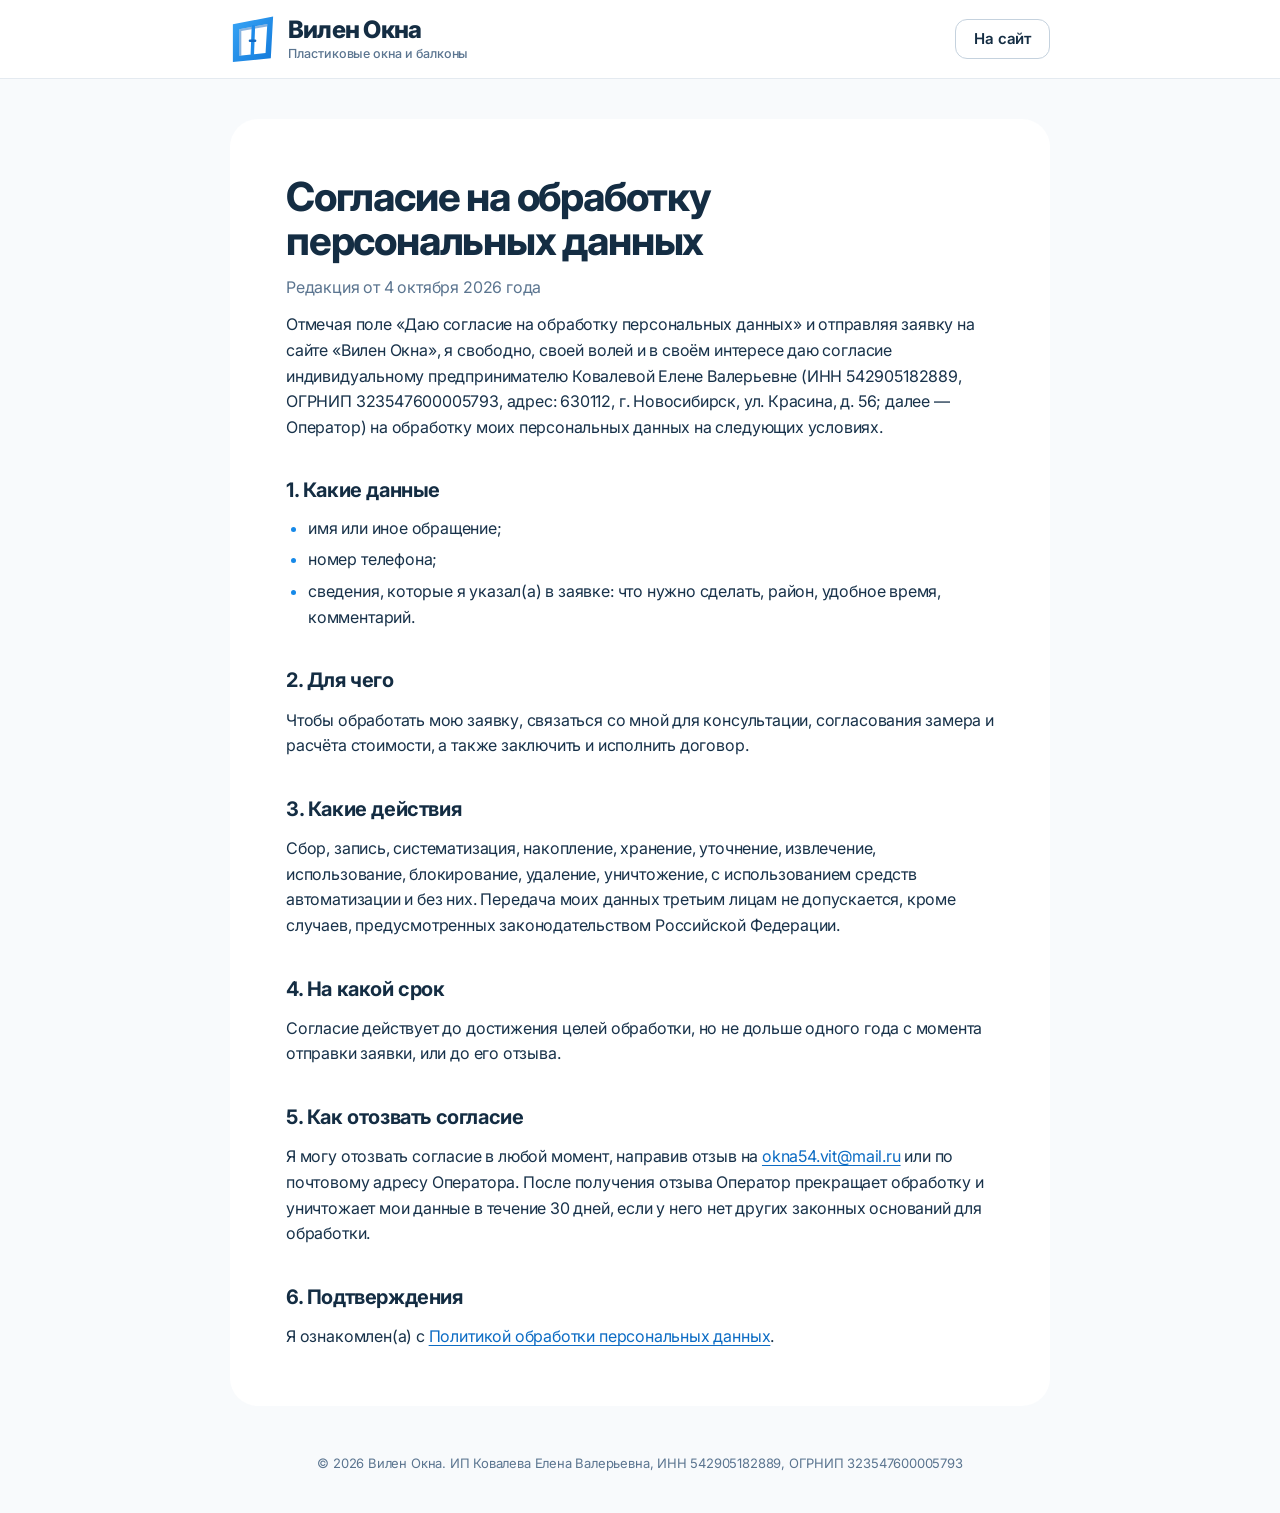
<file: consent.html>
<!doctype html>
<html lang="ru">
<head>
  <meta charset="utf-8">
  <meta name="viewport" content="width=device-width, initial-scale=1">
  <title>Согласие на обработку персональных данных — Вилен Окна</title>
  <meta name="description" content="Текст согласия на обработку персональных данных при отправке заявки на сайте Вилен Окна.">
  <meta name="theme-color" content="#f8fafc">
  <link rel="canonical" href="https://vilen-okna.ru/consent.html">
  <link rel="icon" href="favicon.ico" sizes="32x32">
  <link rel="icon" href="favicon.svg" type="image/svg+xml">
  <link rel="icon" href="favicon-120.png" type="image/png" sizes="120x120">
  <link rel="apple-touch-icon" href="apple-touch-icon.png">
  <link rel="manifest" href="site.webmanifest">
  <link rel="stylesheet" href="assets/css/fonts.css?v=1">
  <link rel="stylesheet" href="assets/css/styles.css?v=17">
</head>
<body class="doc-page">
  <header class="doc-header">
    <div class="doc-header__inner">
      <a class="brand" href="index.html" aria-label="Вилен Окна, на главную">
        <svg class="brand__mark" viewBox="0 0 48 52" aria-hidden="true">
          <defs><linearGradient id="vo-mark-doc" x1="0" y1="0" x2="1" y2="1"><stop offset="0" stop-color="#38A5F6"/><stop offset="1" stop-color="#1279DA"/></linearGradient></defs>
          <path fill="url(#vo-mark-doc)" fill-rule="evenodd" d="M3 10.6 45 2.6 42.6 46.2 3 50.2Z M9.6 15.8 38.9 10.5 37.1 40.7 9.6 43.5Z"/>
          <path fill="#0F68C2" opacity=".5" d="M9.6 15.8 38.9 10.5 38.75 13 11.8 17.8 11.8 43.3 9.6 43.5Z"/>
          <path d="M24.4 13.4 23.3 42" stroke="#1E8BEA" stroke-width="3.6" stroke-linecap="round"/>
          <path d="M20.8 27.8h5.4" stroke="#0F68C2" stroke-width="2.6" stroke-linecap="round"/>
        </svg>
        <span class="brand__text">
          <span class="brand__name">Вилен Окна</span>
          <span class="brand__sub">Пластиковые окна и балконы</span>
        </span>
      </a>
      <a class="btn btn--outline btn--sm" href="index.html">На сайт</a>
    </div>
  </header>

  <main class="doc">
    <h1>Согласие на обработку персональных данных</h1>
    <p class="doc__meta">Редакция от 4 октября 2026 года</p>

    <p>Отмечая поле «Даю согласие на обработку персональных данных» и отправляя заявку на сайте «Вилен Окна», я свободно, своей волей и в своём интересе даю согласие индивидуальному предпринимателю Ковалевой Елене Валерьевне (ИНН 542905182889, ОГРНИП 323547600005793, адрес: 630112, г. Новосибирск, ул. Красина, д. 56; далее — Оператор) на обработку моих персональных данных на следующих условиях.</p>

    <h2>1. Какие данные</h2>
    <ul>
      <li>имя или иное обращение;</li>
      <li>номер телефона;</li>
      <li>сведения, которые я указал(а) в заявке: что нужно сделать, район, удобное время, комментарий.</li>
    </ul>

    <h2>2. Для чего</h2>
    <p>Чтобы обработать мою заявку, связаться со мной для консультации, согласования замера и расчёта стоимости, а также заключить и исполнить договор.</p>

    <h2>3. Какие действия</h2>
    <p>Сбор, запись, систематизация, накопление, хранение, уточнение, извлечение, использование, блокирование, удаление, уничтожение, с использованием средств автоматизации и без них. Передача моих данных третьим лицам не допускается, кроме случаев, предусмотренных законодательством Российской Федерации.</p>

    <h2>4. На какой срок</h2>
    <p>Согласие действует до достижения целей обработки, но не дольше одного года с момента отправки заявки, или до его отзыва.</p>

    <h2>5. Как отозвать согласие</h2>
    <p>Я могу отозвать согласие в любой момент, направив отзыв на <a href="mailto:okna54.vit@mail.ru">okna54.vit@mail.ru</a> или по почтовому адресу Оператора. После получения отзыва Оператор прекращает обработку и уничтожает мои данные в течение 30 дней, если у него нет других законных оснований для обработки.</p>

    <h2>6. Подтверждения</h2>
    <p>Я ознакомлен(а) с <a href="privacy.html">Политикой обработки персональных данных</a>.</p>
  </main>

  <footer class="doc-footer">
    © 2026 Вилен Окна. ИП Ковалева Елена Валерьевна, ИНН 542905182889, ОГРНИП 323547600005793
  </footer>
</body>
</html>
</file>
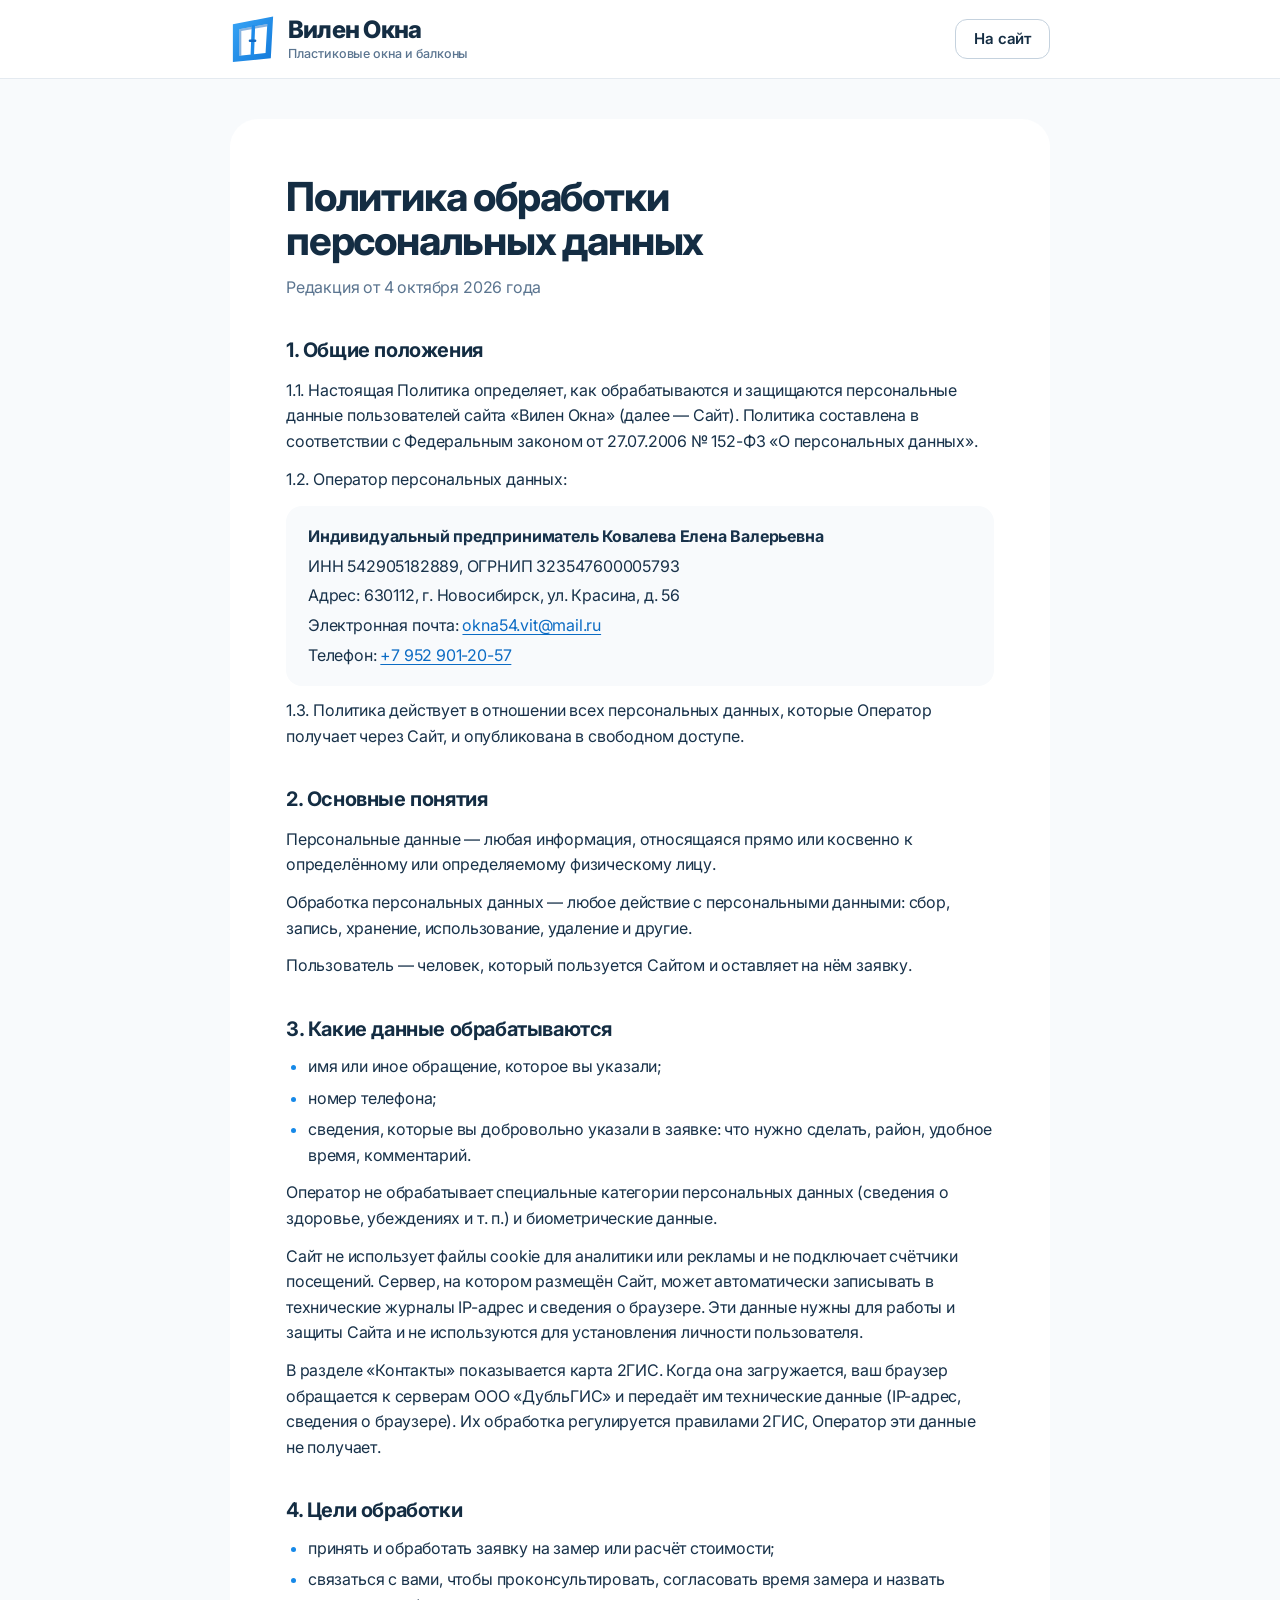
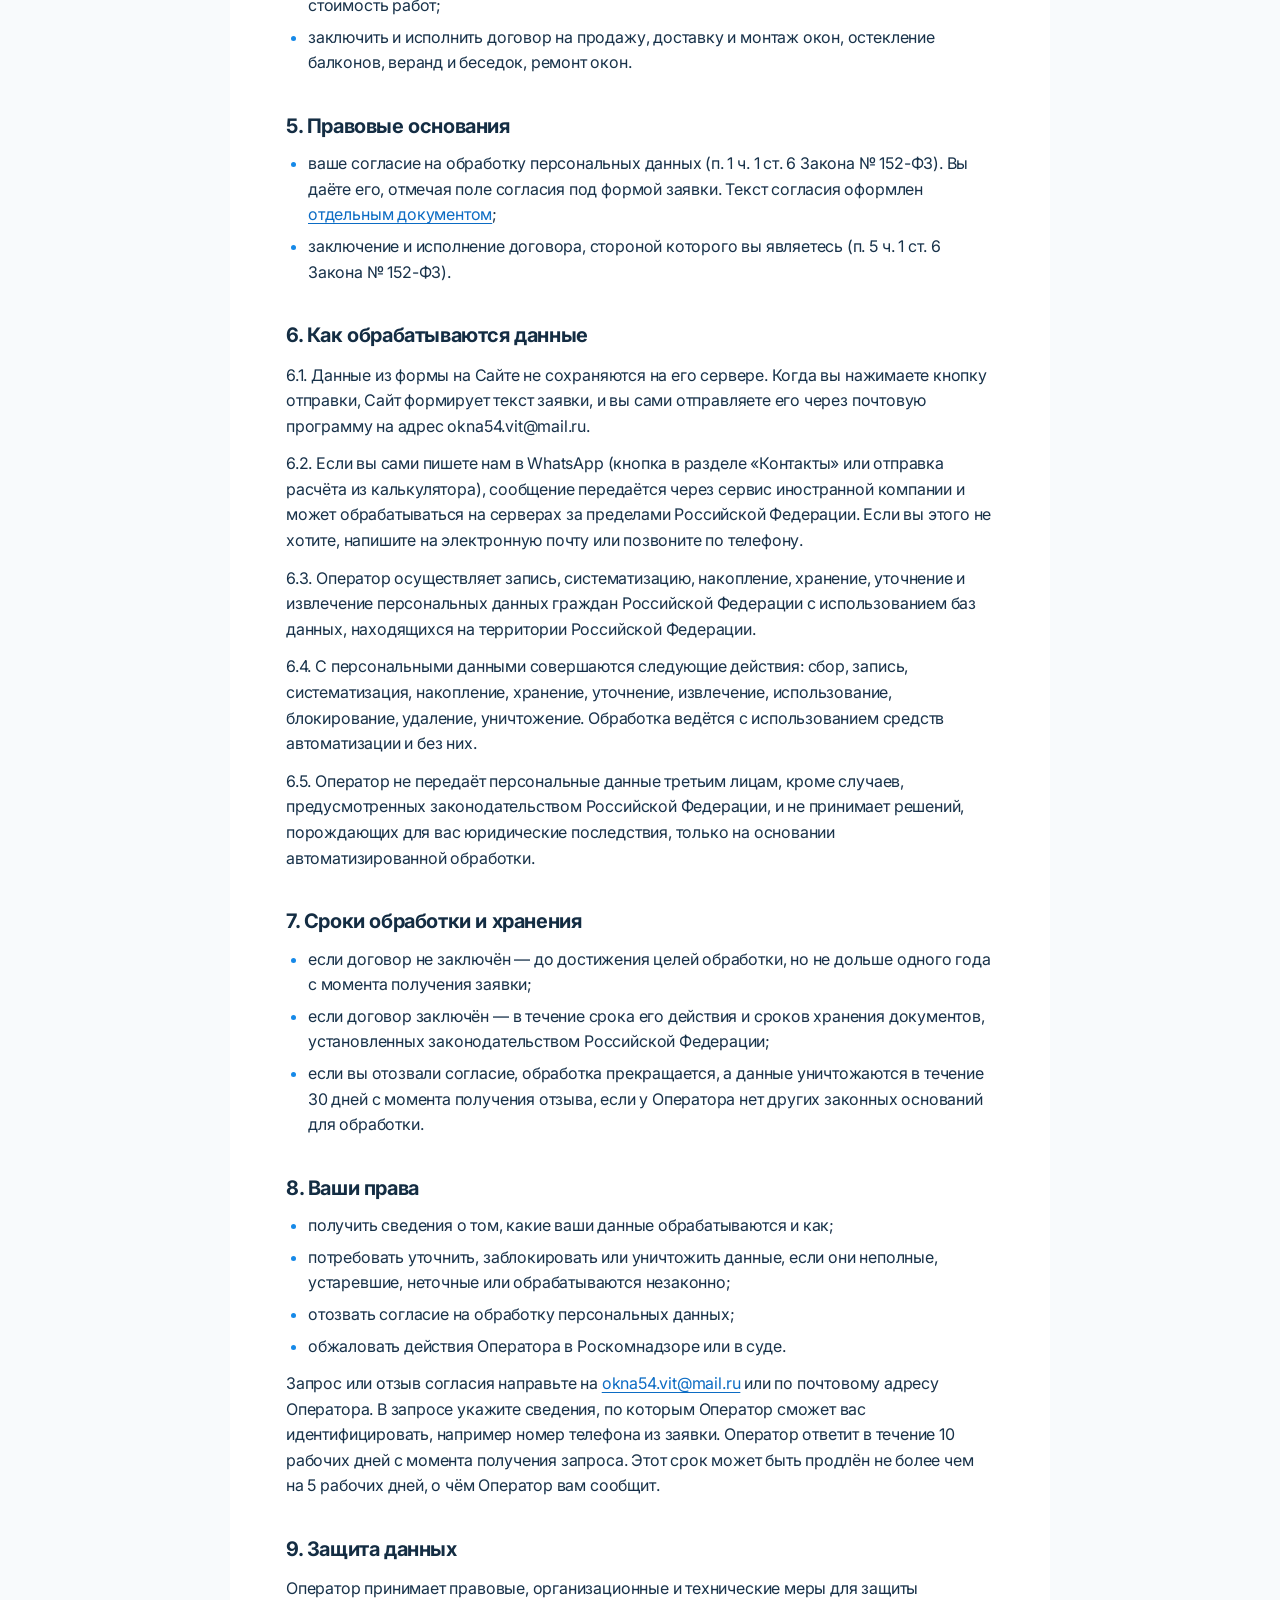
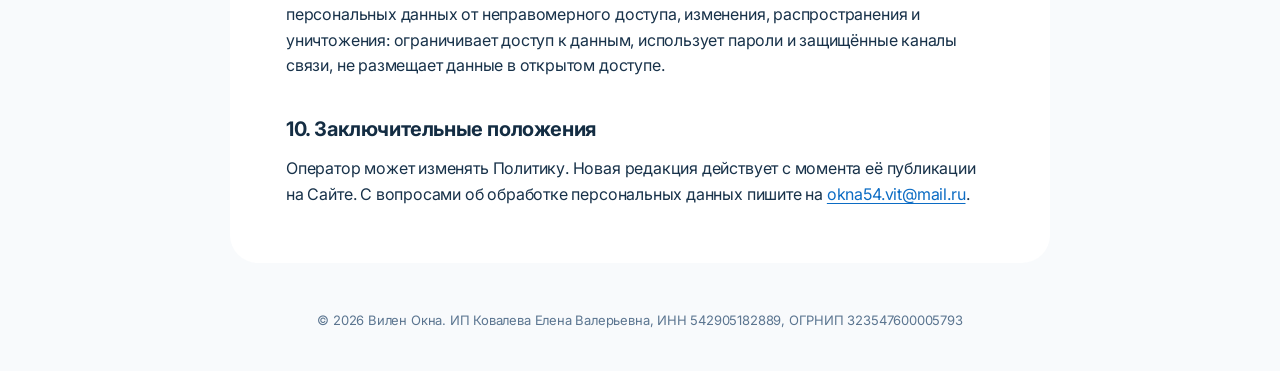
<file: privacy.html>
<!doctype html>
<html lang="ru">
<head>
  <meta charset="utf-8">
  <meta name="viewport" content="width=device-width, initial-scale=1">
  <title>Политика обработки персональных данных — Вилен Окна</title>
  <meta name="description" content="Как Вилен Окна обрабатывает и защищает персональные данные, которые вы оставляете на сайте.">
  <meta name="theme-color" content="#f8fafc">
  <link rel="canonical" href="https://vilen-okna.ru/privacy.html">
  <link rel="icon" href="favicon.ico" sizes="32x32">
  <link rel="icon" href="favicon.svg" type="image/svg+xml">
  <link rel="icon" href="favicon-120.png" type="image/png" sizes="120x120">
  <link rel="apple-touch-icon" href="apple-touch-icon.png">
  <link rel="manifest" href="site.webmanifest">
  <link rel="stylesheet" href="assets/css/fonts.css?v=1">
  <link rel="stylesheet" href="assets/css/styles.css?v=17">
</head>
<body class="doc-page">
  <header class="doc-header">
    <div class="doc-header__inner">
      <a class="brand" href="index.html" aria-label="Вилен Окна, на главную">
        <svg class="brand__mark" viewBox="0 0 48 52" aria-hidden="true">
          <defs><linearGradient id="vo-mark-doc" x1="0" y1="0" x2="1" y2="1"><stop offset="0" stop-color="#38A5F6"/><stop offset="1" stop-color="#1279DA"/></linearGradient></defs>
          <path fill="url(#vo-mark-doc)" fill-rule="evenodd" d="M3 10.6 45 2.6 42.6 46.2 3 50.2Z M9.6 15.8 38.9 10.5 37.1 40.7 9.6 43.5Z"/>
          <path fill="#0F68C2" opacity=".5" d="M9.6 15.8 38.9 10.5 38.75 13 11.8 17.8 11.8 43.3 9.6 43.5Z"/>
          <path d="M24.4 13.4 23.3 42" stroke="#1E8BEA" stroke-width="3.6" stroke-linecap="round"/>
          <path d="M20.8 27.8h5.4" stroke="#0F68C2" stroke-width="2.6" stroke-linecap="round"/>
        </svg>
        <span class="brand__text">
          <span class="brand__name">Вилен Окна</span>
          <span class="brand__sub">Пластиковые окна и балконы</span>
        </span>
      </a>
      <a class="btn btn--outline btn--sm" href="index.html">На сайт</a>
    </div>
  </header>

  <main class="doc">
    <h1>Политика обработки персональных данных</h1>
    <p class="doc__meta">Редакция от 4 октября 2026 года</p>

    <h2>1. Общие положения</h2>
    <p>1.1. Настоящая Политика определяет, как обрабатываются и защищаются персональные данные пользователей сайта «Вилен Окна» (далее — Сайт). Политика составлена в соответствии с Федеральным законом от 27.07.2006 № 152-ФЗ «О персональных данных».</p>
    <p>1.2. Оператор персональных данных:</p>
    <div class="doc__card">
      <p><b>Индивидуальный предприниматель Ковалева Елена Валерьевна</b></p>
      <p>ИНН 542905182889, ОГРНИП 323547600005793</p>
      <p>Адрес: 630112, г. Новосибирск, ул. Красина, д. 56</p>
      <p>Электронная почта: <a href="mailto:okna54.vit@mail.ru">okna54.vit@mail.ru</a></p>
      <p>Телефон: <a href="tel:+79529012057">+7 952 901-20-57</a></p>
    </div>
    <p>1.3. Политика действует в отношении всех персональных данных, которые Оператор получает через Сайт, и опубликована в свободном доступе.</p>

    <h2>2. Основные понятия</h2>
    <p>Персональные данные — любая информация, относящаяся прямо или косвенно к определённому или определяемому физическому лицу.</p>
    <p>Обработка персональных данных — любое действие с персональными данными: сбор, запись, хранение, использование, удаление и другие.</p>
    <p>Пользователь — человек, который пользуется Сайтом и оставляет на нём заявку.</p>

    <h2>3. Какие данные обрабатываются</h2>
    <ul>
      <li>имя или иное обращение, которое вы указали;</li>
      <li>номер телефона;</li>
      <li>сведения, которые вы добровольно указали в заявке: что нужно сделать, район, удобное время, комментарий.</li>
    </ul>
    <p>Оператор не обрабатывает специальные категории персональных данных (сведения о здоровье, убеждениях и т. п.) и биометрические данные.</p>
    <p>Сайт не использует файлы cookie для аналитики или рекламы и не подключает счётчики посещений. Сервер, на котором размещён Сайт, может автоматически записывать в технические журналы IP-адрес и сведения о браузере. Эти данные нужны для работы и защиты Сайта и не используются для установления личности пользователя.</p>
    <p>В разделе «Контакты» показывается карта 2ГИС. Когда она загружается, ваш браузер обращается к серверам ООО «ДубльГИС» и передаёт им технические данные (IP-адрес, сведения о браузере). Их обработка регулируется правилами 2ГИС, Оператор эти данные не получает.</p>

    <h2>4. Цели обработки</h2>
    <ul>
      <li>принять и обработать заявку на замер или расчёт стоимости;</li>
      <li>связаться с вами, чтобы проконсультировать, согласовать время замера и назвать стоимость работ;</li>
      <li>заключить и исполнить договор на продажу, доставку и монтаж окон, остекление балконов, веранд и беседок, ремонт окон.</li>
    </ul>

    <h2>5. Правовые основания</h2>
    <ul>
      <li>ваше согласие на обработку персональных данных (п. 1 ч. 1 ст. 6 Закона № 152-ФЗ). Вы даёте его, отмечая поле согласия под формой заявки. Текст согласия оформлен <a href="consent.html">отдельным документом</a>;</li>
      <li>заключение и исполнение договора, стороной которого вы являетесь (п. 5 ч. 1 ст. 6 Закона № 152-ФЗ).</li>
    </ul>

    <h2>6. Как обрабатываются данные</h2>
    <p>6.1. Данные из формы на Сайте не сохраняются на его сервере. Когда вы нажимаете кнопку отправки, Сайт формирует текст заявки, и вы сами отправляете его через почтовую программу на адрес okna54.vit@mail.ru.</p>
    <p>6.2. Если вы сами пишете нам в WhatsApp (кнопка в разделе «Контакты» или отправка расчёта из калькулятора), сообщение передаётся через сервис иностранной компании и может обрабатываться на серверах за пределами Российской Федерации. Если вы этого не хотите, напишите на электронную почту или позвоните по телефону.</p>
    <p>6.3. Оператор осуществляет запись, систематизацию, накопление, хранение, уточнение и извлечение персональных данных граждан Российской Федерации с использованием баз данных, находящихся на территории Российской Федерации.</p>
    <p>6.4. С персональными данными совершаются следующие действия: сбор, запись, систематизация, накопление, хранение, уточнение, извлечение, использование, блокирование, удаление, уничтожение. Обработка ведётся с использованием средств автоматизации и без них.</p>
    <p>6.5. Оператор не передаёт персональные данные третьим лицам, кроме случаев, предусмотренных законодательством Российской Федерации, и не принимает решений, порождающих для вас юридические последствия, только на основании автоматизированной обработки.</p>

    <h2>7. Сроки обработки и хранения</h2>
    <ul>
      <li>если договор не заключён — до достижения целей обработки, но не дольше одного года с момента получения заявки;</li>
      <li>если договор заключён — в течение срока его действия и сроков хранения документов, установленных законодательством Российской Федерации;</li>
      <li>если вы отозвали согласие, обработка прекращается, а данные уничтожаются в течение 30 дней с момента получения отзыва, если у Оператора нет других законных оснований для обработки.</li>
    </ul>

    <h2>8. Ваши права</h2>
    <ul>
      <li>получить сведения о том, какие ваши данные обрабатываются и как;</li>
      <li>потребовать уточнить, заблокировать или уничтожить данные, если они неполные, устаревшие, неточные или обрабатываются незаконно;</li>
      <li>отозвать согласие на обработку персональных данных;</li>
      <li>обжаловать действия Оператора в Роскомнадзоре или в суде.</li>
    </ul>
    <p>Запрос или отзыв согласия направьте на <a href="mailto:okna54.vit@mail.ru">okna54.vit@mail.ru</a> или по почтовому адресу Оператора. В запросе укажите сведения, по которым Оператор сможет вас идентифицировать, например номер телефона из заявки. Оператор ответит в течение 10 рабочих дней с момента получения запроса. Этот срок может быть продлён не более чем на 5 рабочих дней, о чём Оператор вам сообщит.</p>

    <h2>9. Защита данных</h2>
    <p>Оператор принимает правовые, организационные и технические меры для защиты персональных данных от неправомерного доступа, изменения, распространения и уничтожения: ограничивает доступ к данным, использует пароли и защищённые каналы связи, не размещает данные в открытом доступе.</p>

    <h2>10. Заключительные положения</h2>
    <p>Оператор может изменять Политику. Новая редакция действует с момента её публикации на Сайте. С вопросами об обработке персональных данных пишите на <a href="mailto:okna54.vit@mail.ru">okna54.vit@mail.ru</a>.</p>
  </main>

  <footer class="doc-footer">
    © 2026 Вилен Окна. ИП Ковалева Елена Валерьевна, ИНН 542905182889, ОГРНИП 323547600005793
  </footer>
</body>
</html>
</file>
<file: assets/css/fonts.css>
/* Inter, хранится на своём сервере: страницы не обращаются к Google */
/* cyrillic-ext */
@font-face {
  font-family: 'Inter';
  font-style: normal;
  font-weight: 400 800;
  font-display: swap;
  src: url(../fonts/inter-cyrillic-ext.woff2) format('woff2');
  unicode-range: U+0460-052F, U+1C80-1C8A, U+20B4, U+2DE0-2DFF, U+A640-A69F, U+FE2E-FE2F;
}
/* cyrillic */
@font-face {
  font-family: 'Inter';
  font-style: normal;
  font-weight: 400 800;
  font-display: swap;
  src: url(../fonts/inter-cyrillic.woff2) format('woff2');
  unicode-range: U+0301, U+0400-045F, U+0490-0491, U+04B0-04B1, U+2116;
}
/* latin-ext */
@font-face {
  font-family: 'Inter';
  font-style: normal;
  font-weight: 400 800;
  font-display: swap;
  src: url(../fonts/inter-latin-ext.woff2) format('woff2');
  unicode-range: U+0100-02BA, U+02BD-02C5, U+02C7-02CC, U+02CE-02D7, U+02DD-02FF, U+0304, U+0308, U+0329, U+1D00-1DBF, U+1E00-1E9F, U+1EF2-1EFF, U+2020, U+20A0-20AB, U+20AD-20C0, U+2113, U+2C60-2C7F, U+A720-A7FF;
}
/* latin */
@font-face {
  font-family: 'Inter';
  font-style: normal;
  font-weight: 400 800;
  font-display: swap;
  src: url(../fonts/inter-latin.woff2) format('woff2');
  unicode-range: U+0000-00FF, U+0131, U+0152-0153, U+02BB-02BC, U+02C6, U+02DA, U+02DC, U+0304, U+0308, U+0329, U+2000-206F, U+20AC, U+2122, U+2191, U+2193, U+2212, U+2215, U+FEFF, U+FFFD;
}
</file>
<file: assets/css/styles.css>
/* ==========================================================================
   Вилен Окна
   ========================================================================== */

:root {
  --canvas: #f8fafc;
  --tile: #ffffff;
  --ink: #18324a;
  --ink-strong: #142d43;
  --ink-2: #5b7590;
  --ink-3: #7a90a6;
  --line: #cfd9e3;
  --line-soft: #e4eaf0;
  --blue: #1689e8;
  --blue-btn: #0e76d6;
  --blue-hover: #0b67bd;
  --blue-soft: #eaf4fd;
  --link: #0c6cc4;
  --star: #1689e8;

  --font: "Inter", -apple-system, BlinkMacSystemFont, "Segoe UI", Roboto, sans-serif;
  --ease: cubic-bezier(.22, 1, .36, 1);
  --ease-expo: cubic-bezier(.16, 1, .3, 1);
  --radius-tile: 28px;
  --radius-pill: 980px;
  --radius-btn: 12px;
  --gutter: clamp(16px, 4vw, 48px);
  --page-pad: clamp(20px, 4.2vw, 84px);
  --maxw: 1240px;
  --header-h: 96px;
  --header-h-compact: 72px;
  --benefits-h: 152px;
}

*, *::before, *::after { box-sizing: border-box; }

html {
  -webkit-text-size-adjust: 100%;
  text-size-adjust: 100%;
  scroll-padding-top: var(--header-h-compact);
}

body {
  margin: 0;
  background: var(--canvas);
  color: var(--ink);
  font-family: var(--font);
  font-optical-sizing: auto;
  font-size: 17px;
  line-height: 1.47;
  letter-spacing: -0.011em;
  -webkit-font-smoothing: antialiased;
  -moz-osx-font-smoothing: grayscale;
  overflow-x: clip;
}

img { display: block; max-width: 100%; }
a { color: inherit; text-decoration: none; }
button, input, textarea { font: inherit; color: inherit; letter-spacing: inherit; }
button { cursor: pointer; }
h1, h2, h3, p, figure, blockquote, dl, dd, ol, ul { margin: 0; }
ol, ul { padding: 0; list-style: none; }
fieldset { border: 0; margin: 0; padding: 0; min-width: 0; }
legend { padding: 0; }
[hidden] { display: none !important; }

:focus-visible {
  outline: 3px solid rgba(22, 137, 232, .55);
  outline-offset: 3px;
  border-radius: 8px;
}

.skip {
  position: fixed; left: 16px; top: -60px; z-index: 100;
  background: var(--ink); color: #fff; padding: 10px 16px; border-radius: 10px;
  transition: top .2s;
}
.skip:focus { top: 12px; }

.container { width: min(var(--maxw), 100% - 2 * var(--gutter)); margin-inline: auto; }
.muted { color: var(--ink-2); }

.icon {
  width: 20px; height: 20px; flex: none;
  fill: none; stroke: currentColor; stroke-width: 1.8;
  stroke-linecap: round; stroke-linejoin: round;
}
.icon .fill { fill: currentColor; stroke: none; }

/* ---------- Кнопки ---------- */
.btn {
  display: inline-flex; align-items: center; justify-content: center; gap: 12px;
  min-height: 44px; padding: 10px 22px;
  border: 1px solid transparent; border-radius: var(--radius-btn);
  font-size: 17px; font-weight: 600; line-height: 1.1; white-space: nowrap;
  transition: background-color .22s, color .22s, border-color .22s, transform .3s var(--ease);
}
.btn--sm { min-height: 40px; padding: 8px 18px; font-size: 15px; }
.btn--lg { min-height: 54px; padding: 14px 28px; }
.btn--hero { min-height: 62px; padding: 0 30px; font-size: 18px; }
.btn--block { width: 100%; }
.btn--primary { background: var(--blue-btn); color: #fff; }
.btn--primary:hover { background: var(--blue-hover); }
.btn--outline { background: rgba(255, 255, 255, .72); border-color: #c5d2de; color: var(--ink-strong); }
.btn--outline:hover { border-color: var(--blue); background: var(--blue-soft); }
.btn--ghost { border-color: var(--blue-btn); color: var(--blue-btn); background: transparent; }
.btn--ghost:hover { background: var(--blue-btn); color: #fff; }
.btn--soft { background: var(--canvas); color: var(--ink); }
.btn--soft:hover { background: var(--line-soft); }
.icon--arrow { transition: transform .3s var(--ease); }
.btn:hover .icon--arrow { transform: translateX(3px); }

.link-arrow {
  display: inline-flex; align-items: center; gap: 2px;
  color: var(--link); font-weight: 500;
}
.link-arrow .icon { width: 18px; height: 18px; transition: transform .3s var(--ease); }
.link-arrow:hover { text-decoration: underline; text-underline-offset: 3px; }
.link-arrow:hover .icon { transform: translateX(3px); }

/* ---------- Шапка ---------- */
.site-header {
  position: fixed; inset: 0 0 auto; z-index: 50;
  height: var(--header-h);
  background: rgba(255, 255, 255, .97);
  border-bottom: 1px solid rgba(20, 45, 67, .07);
  transition: height .35s var(--ease), box-shadow .35s;
  animation: fade-in .6s ease both;
}
.site-header.is-compact { height: var(--header-h-compact); box-shadow: 0 8px 28px rgba(20, 45, 67, .06); }
.site-header__inner {
  height: 100%;
  padding-inline: var(--page-pad);
  display: flex; align-items: center; gap: clamp(20px, 2.1vw, 40px);
}

.brand { display: inline-flex; align-items: center; gap: 12px; flex: none; }
.brand__mark { width: 50px; height: auto; flex: none; }
.brand__text { display: grid; line-height: 1; }
.brand__name { font-size: 27px; font-weight: 800; letter-spacing: -0.032em; color: var(--ink-strong); }
.brand__sub { margin-top: 6px; font-size: 13.5px; font-weight: 500; color: var(--ink-2); letter-spacing: -0.005em; }

.site-nav { display: flex; gap: clamp(22px, 2.2vw, 42px); margin-inline: auto; }
.site-nav a {
  padding: 8px 0;
  font-size: 16px; font-weight: 500; color: var(--ink); white-space: nowrap;
  transition: color .22s ease;
}
.site-nav a:hover, .site-nav a.is-active { color: var(--blue-btn); }

.header-phones { display: flex; align-items: center; gap: 10px; flex: none; }
.header-phones__icon { width: 20px; height: 20px; color: var(--blue); stroke-width: 1.7; }
.header-phones__list {
  display: grid; gap: 1px;
  font-size: 16px; font-weight: 600; line-height: 1.32; white-space: nowrap; letter-spacing: -0.005em;
}
.header-phones__list a { transition: color .22s ease; }
.header-phones__list a:hover { color: var(--blue-btn); }
.header-cta { flex: none; min-height: 56px; padding: 0 30px; font-size: 16px; font-weight: 600; }
.header-cta:hover { transform: translateY(-1px); }

.burger {
  display: none; position: relative; flex: none;
  width: 48px; height: 48px; border: 0; border-radius: 12px; background: transparent;
}
.burger:hover { background: var(--blue-soft); }
.burger span {
  position: absolute; left: 13px; right: 13px; height: 2px; border-radius: 2px; background: var(--ink-strong);
  transition: transform .4s var(--ease), opacity .2s;
}
.burger span:nth-child(1) { top: 16px; }
.burger span:nth-child(2) { top: 23px; }
.burger span:nth-child(3) { top: 30px; }
.burger[aria-expanded="true"] span:nth-child(1) { transform: translateY(7px) rotate(45deg); }
.burger[aria-expanded="true"] span:nth-child(2) { opacity: 0; }
.burger[aria-expanded="true"] span:nth-child(3) { transform: translateY(-7px) rotate(-45deg); }

.menu {
  position: fixed; inset: var(--header-h) 0 0; z-index: 49;
  background: #fff;
  padding: 24px var(--page-pad) calc(28px + env(safe-area-inset-bottom));
  display: flex; flex-direction: column; justify-content: space-between; gap: 32px;
  overflow-y: auto;
}
.site-header.is-compact + .menu { top: var(--header-h-compact); }
.menu__links { display: grid; }
.menu__links a {
  padding: 12px 0; border-bottom: 1px solid var(--line-soft);
  font-size: 26px; font-weight: 600; letter-spacing: -0.025em; color: var(--ink-strong);
}
.menu__foot { display: grid; gap: 8px; }
.menu__phone { font-size: 20px; font-weight: 600; }
.menu__foot .btn { margin-top: 14px; width: 100%; }

/* ==========================================================================
   Первый экран
   ========================================================================== */
@keyframes fade-in { from { opacity: 0; } }
@keyframes rise { from { opacity: 0; transform: translateY(16px); } }
@keyframes hero-zoom { from { opacity: 0; transform: scale(1.02); } }

.hero { position: relative; padding-top: var(--header-h); background: var(--canvas); }
.hero__main {
  position: relative;
  height: clamp(460px, calc(100vh - var(--header-h) - var(--benefits-h)), 820px);
  height: clamp(460px, calc(100svh - var(--header-h) - var(--benefits-h)), 820px);
  display: flex; align-items: center;
  overflow: hidden;
}
.hero__media {
  position: absolute; top: 0; right: 0; bottom: 0; width: 60%;
  background: #e9eef3;
  animation: hero-zoom .9s var(--ease) .1s both;
}
.hero__media img { width: 100%; height: 100%; object-fit: cover; object-position: 72% 50%; }
.hero__media::before {
  /* мягкий переход фото в фон, без вертикальной границы */
  content: ""; position: absolute; inset: 0; z-index: 1; pointer-events: none;
  background: linear-gradient(90deg,
    var(--canvas) 0%,
    rgba(248, 250, 252, .94) 7%,
    rgba(248, 250, 252, .75) 15%,
    rgba(248, 250, 252, .4) 26%,
    rgba(248, 250, 252, .12) 36%,
    rgba(248, 250, 252, 0) 46%);
}
.hero__content {
  position: relative; z-index: 2;
  width: min(54%, 860px);
  padding-left: var(--page-pad);
}
.hero__label {
  display: flex; align-items: center; gap: 16px;
  font-size: 15px; font-weight: 600; letter-spacing: .1em; text-transform: uppercase;
  color: var(--ink-2);
  animation: rise .7s var(--ease) .1s both;
}
.hero__label::before { content: ""; width: 44px; height: 2px; border-radius: 2px; background: var(--blue); flex: none; }
.hero__title {
  margin-top: 22px; max-width: 9.2em;
  font-size: clamp(42px, calc(3.3vw + 14px), 76px);
  font-weight: 750; line-height: 1.02; letter-spacing: -0.035em;
  color: var(--ink-strong);
  animation: rise .8s var(--ease) .18s both;
}
.hero__sub {
  margin-top: 26px; max-width: 500px;
  font-size: clamp(18px, calc(.6vw + 10.5px), 22px); line-height: 1.4;
  color: var(--ink-2);
  animation: rise .8s var(--ease) .28s both;
}
.hero__sub span { display: block; }
.hero__actions {
  display: flex; flex-wrap: wrap; gap: 16px; margin-top: 38px;
  animation: rise .8s var(--ease) .36s both;
}
.hero__primary { min-width: 340px; }
.hero__secondary { min-width: 236px; }

/* ---------- Преимущества ---------- */
.benefits {
  position: relative; z-index: 2;
  display: grid; grid-template-columns: repeat(4, minmax(0, 1fr));
  min-height: var(--benefits-h);
  padding-inline: var(--page-pad);
  background: var(--tile);
  border-top: 1px solid rgba(20, 45, 67, .08);
  animation: rise .7s var(--ease) .5s both;
}
.benefit {
  position: relative;
  display: flex; align-items: center; gap: 18px;
  padding: 28px clamp(16px, 2.4vw, 48px);
}
.benefit:first-child { padding-left: 0; }
.benefit + .benefit::before {
  content: ""; position: absolute; left: 0; top: 34px; bottom: 34px; width: 1px; background: var(--line-soft);
}
.benefit__icon {
  display: grid; place-items: center; flex: none;
  width: 60px; height: 60px; border-radius: 50%;
  background: var(--blue); color: #fff;
  transition: background-color .25s ease;
}
.benefit__icon .icon { width: 26px; height: 26px; stroke-width: 1.7; }
.benefit:hover .benefit__icon { background: var(--blue-btn); }
.benefit__text { display: grid; gap: 4px; }
.benefit__text b { font-size: 17px; font-weight: 600; letter-spacing: -0.015em; color: var(--ink); }
.benefit__text span { font-size: 14.5px; color: var(--ink-2); }

/* ==========================================================================
   Секции
   ========================================================================== */
.section { padding-block: clamp(88px, 11vw, 160px); }
.section--white { background: var(--tile); }
.section__head { max-width: 860px; margin-bottom: clamp(40px, 5vw, 64px); }
.section__head--row { max-width: none; display: flex; justify-content: space-between; align-items: end; gap: 24px; flex-wrap: wrap; }
.section__head--row .section__lead { margin-top: 0; }
.eyebrow { font-size: 17px; font-weight: 600; color: var(--ink-2); margin-bottom: 12px; }
.section__title {
  font-size: clamp(38px, 5.2vw, 72px);
  font-weight: 650; line-height: 1.04; letter-spacing: -0.034em;
  text-wrap: balance;
}
.section__lead { margin-top: 20px; max-width: 46ch; font-size: clamp(18px, 1.5vw, 21px); line-height: 1.42; color: var(--ink-2); }

/* слова заголовков для анимации */
.w { display: inline-block; overflow: hidden; vertical-align: top; padding-bottom: .08em; margin-bottom: -.08em; }
.w > span { display: inline-block; }

/* ---------- Бенто ---------- */
.bento { display: grid; grid-template-columns: repeat(12, minmax(0, 1fr)); gap: 20px; }
.tile { position: relative; border-radius: var(--radius-tile); background: var(--tile); overflow: hidden; }
.tile--a { grid-column: span 7; min-height: 600px; }
.tile--b { grid-column: span 5; min-height: 600px; }
.tile--c { grid-column: span 5; min-height: 520px; }
.tile--d { grid-column: span 7; min-height: 520px; }
.tile__media { position: absolute; inset: 0; overflow: hidden; }
.tile__media img { width: 100%; height: 115%; object-fit: cover; transition: scale 1.2s var(--ease); }
.tile--b .tile__media img { object-position: 46% 50%; }
.tile--c .tile__media img { object-position: 62% 50%; }
.tile--photo:hover .tile__media img { scale: 1.035; }
.tile__copy { position: relative; padding: clamp(28px, 3vw, 40px); max-width: 30rem; }
.tile__copy p { margin-top: 8px; color: var(--ink-2); font-size: 17px; }
.tile__copy--light { color: #fff; }
.tile__copy--light p { color: rgba(255, 255, 255, .86); }
.tile--b::before, .tile--c::before {
  content: ""; position: absolute; inset: 0 0 40% 0; z-index: 1;
  background: linear-gradient(180deg, rgba(10, 16, 26, .66), rgba(10, 16, 26, .28) 55%, rgba(10, 16, 26, 0));
  pointer-events: none;
}
.tile--b .tile__copy, .tile--c .tile__copy { z-index: 2; }
.tile__title { font-size: clamp(26px, 2.4vw, 34px); font-weight: 650; letter-spacing: -0.028em; line-height: 1.1; }
.tile--a::before {
  content: ""; position: absolute; inset: 0 0 50% 0; z-index: 1;
  background: linear-gradient(180deg, rgba(255, 255, 255, .7), rgba(255, 255, 255, 0));
  pointer-events: none;
}
.tile--a .tile__copy { z-index: 2; }
.tile--plain { padding: clamp(28px, 3vw, 44px); display: flex; flex-direction: column; justify-content: space-between; gap: 32px; }
.services { display: grid; gap: 26px; }
.services li { display: grid; grid-template-columns: 48px 1fr; gap: 18px; align-items: start; }
.services .icon {
  width: 48px; height: 48px; padding: 12px; border-radius: 14px;
  background: var(--blue-soft); color: var(--blue); stroke-width: 1.7;
}
.services b { display: block; font-size: 19px; font-weight: 600; letter-spacing: -0.02em; }
.services span { display: block; margin-top: 4px; color: var(--ink-2); font-size: 16px; line-height: 1.45; }

/* ---------- Профили ---------- */
.profiles {
  margin-top: 20px; padding: clamp(24px, 3vw, 40px) clamp(24px, 3.4vw, 48px);
  border-radius: var(--radius-tile); background: var(--tile);
  display: flex; flex-direction: column; align-items: center; gap: 24px;
  text-align: center;
}
.profiles__copy { max-width: 34rem; }
.profiles__label { font-size: 15px; font-weight: 600; letter-spacing: .1em; text-transform: uppercase; color: var(--ink-2); }
.profiles__text { margin-top: 8px; font-size: 17px; line-height: 1.45; color: var(--ink); }
.profiles__list { display: flex; flex-wrap: wrap; justify-content: center; }
.profiles__list li {
  padding: 6px clamp(18px, 2.4vw, 40px);
  font-size: clamp(24px, 2.4vw, 34px); font-weight: 800; letter-spacing: .02em; line-height: 1;
  color: var(--ink-strong);
}
.profiles__list li + li { border-left: 1px solid var(--line); }

/* ---------- Балконы ---------- */
.balc { display: grid; grid-template-columns: minmax(280px, 4fr) 8fr; gap: 24px; align-items: stretch; }
.balc__chips { display: grid; gap: 10px; align-content: center; }
.chip {
  position: relative; text-align: left;
  display: grid; grid-template-columns: 28px 1fr; grid-template-rows: auto 0fr; column-gap: 12px;
  padding: 16px 22px; border: 0; border-radius: 26px;
  background: var(--canvas); color: var(--ink);
  transition: grid-template-rows .6s var(--ease), background-color .3s, padding .6s var(--ease);
}
.chip:hover { background: var(--line-soft); }
.chip.is-active { grid-template-rows: auto 1fr; padding-block: 22px 26px; background: var(--canvas); }
.chip__plus {
  grid-row: 1; width: 26px; height: 26px; border-radius: 50%; align-self: center;
  background: var(--ink); position: relative; transition: transform .5s var(--ease), background-color .3s;
}
.chip__plus::before, .chip__plus::after {
  content: ""; position: absolute; left: 50%; top: 50%; width: 11px; height: 1.8px; background: #fff;
  border-radius: 2px; transform: translate(-50%, -50%);
}
.chip__plus::after { transform: translate(-50%, -50%) rotate(90deg); }
.chip.is-active .chip__plus { transform: rotate(45deg); background: var(--blue); }
.chip__label { grid-row: 1; align-self: center; font-size: 19px; font-weight: 600; letter-spacing: -0.02em; }
.chip__text {
  grid-column: 2; grid-row: 2; overflow: hidden; min-height: 0;
  font-size: 16px; color: var(--ink-2); line-height: 1.45;
}
.chip.is-active .chip__text { padding-top: 8px; }
.chip__bar { position: absolute; left: 22px; right: 22px; bottom: 10px; height: 2px; border-radius: 2px; background: transparent; overflow: hidden; }
.chip__bar i { position: absolute; inset: 0; background: var(--blue); transform: scaleX(0); transform-origin: left; }
.chip.is-active .chip__bar { background: var(--line-soft); }

.balc__media {
  position: relative; border-radius: var(--radius-tile); overflow: hidden; background: var(--canvas);
  aspect-ratio: 4 / 3;
}
.balc__media img {
  position: absolute; inset: 0; width: 100%; height: 100%; object-fit: cover;
  opacity: 0; scale: 1.06;
  transition: opacity 1s var(--ease), scale 1.6s var(--ease);
}
.balc__media img.is-active { opacity: 1; scale: 1; }
.balc__media img[src*="balcony-sliding"] { object-position: 50% 42%; }
.balc__media img[src*="balcony-white"] { object-position: 50% 48%; }

/* ---------- Калькулятор ---------- */
.calc {
  background: var(--tile); border-radius: 32px;
  padding: clamp(16px, 2.4vw, 32px);
}
.segmented {
  position: relative; display: inline-grid; grid-auto-flow: column; grid-auto-columns: 1fr;
  margin: 0 auto 24px; padding: 4px; border-radius: var(--radius-pill); background: var(--canvas);
  left: 50%; transform: translateX(-50%);
}
.segmented button {
  position: relative; z-index: 1; border: 0; background: transparent;
  padding: 10px 28px; border-radius: var(--radius-pill);
  font-size: 15px; font-weight: 500; color: var(--ink-2); transition: color .3s;
}
.segmented button.is-active { color: var(--ink); }
.segmented__thumb {
  position: absolute; top: 4px; bottom: 4px; left: 4px; width: calc(50% - 4px);
  border-radius: var(--radius-pill); background: var(--tile);
  box-shadow: 0 2px 8px rgba(0, 0, 0, .1), 0 0 0 .5px rgba(0, 0, 0, .04);
  transition: transform .5s var(--ease);
}
.segmented[data-mode="balcony"] .segmented__thumb { transform: translateX(100%); }

.calc__body { display: grid; grid-template-columns: minmax(0, 1.15fr) minmax(0, 1fr); gap: clamp(16px, 2.4vw, 32px); }
.calc__stage {
  position: relative; border-radius: 22px; padding: 20px 20px 16px;
  background-color: var(--canvas);
  background-image: radial-gradient(rgba(0, 0, 0, .09) 1px, transparent 1.2px);
  background-size: 22px 22px;
  display: flex; flex-direction: column; min-height: 100%;
}
.calc__svg { width: 100%; height: auto; flex: 1; min-height: 300px; overflow: visible; }
.calc__hint { text-align: center; font-size: 14px; color: var(--ink-2); margin-top: 4px; }
.calc__sashes { display: flex; flex-wrap: wrap; justify-content: center; gap: 8px; margin-top: 12px; min-height: 36px; }
.sash-btn {
  display: inline-flex; align-items: center; gap: 8px;
  padding: 7px 14px; border-radius: var(--radius-pill); border: 1px solid var(--line);
  background: var(--tile); font-size: 14px; color: var(--ink);
  transition: border-color .2s, background-color .2s;
}
.sash-btn:hover { border-color: var(--blue); }
.sash-btn b { font-weight: 600; }
.sash-btn .icon { width: 14px; height: 14px; color: var(--ink-3); }

/* схема */
.s-frame { fill: #fff; stroke: var(--ink); stroke-width: 1.6; }
.s-inner { fill: none; stroke: #9a9aa0; stroke-width: 1; }
.s-sash { cursor: pointer; }
.s-sash .s-sash-rect { fill: #fff; stroke: var(--ink); stroke-width: 1.2; transition: fill .2s; }
.s-sash .s-glass { fill: #e9f2fc; stroke: #9fb3c8; stroke-width: .8; transition: fill .2s; }
.s-sash:hover .s-glass, .s-sash:focus-visible .s-glass { fill: #d9e9fb; }
.s-sash:focus { outline: none; }
.s-sash:focus-visible .s-sash-rect { stroke: var(--blue); stroke-width: 2.4; }
.s-open { fill: none; stroke: var(--blue); stroke-width: 1.4; stroke-linejoin: round; }
.s-open--tilt { stroke-dasharray: 6 5; }
.s-handle { fill: var(--ink); }
.s-dim { stroke: var(--ink-2); stroke-width: 1; fill: none; }
.s-dim-text { font: 600 15px var(--font); fill: var(--ink); letter-spacing: -0.01em; font-variant-numeric: tabular-nums; }
.s-label { font: 500 13px var(--font); fill: var(--ink-2); }
.s-wall { fill: #e3e3e8; }
.s-glazing { fill: #e9f2fc; stroke: var(--ink); stroke-width: 1.2; }
.s-side { fill: #dfeaf7; stroke: var(--ink); stroke-width: 1.2; }
.s-slide { stroke: var(--blue); stroke-width: 1.4; fill: none; }

.calc__panel { display: flex; flex-direction: column; gap: 22px; padding: 8px 4px; }
.field { display: grid; gap: 10px; }
.field > legend, .label, .range-head label { font-size: 14px; font-weight: 600; color: var(--ink); }
.field > legend { margin-bottom: 10px; }
.types { display: grid; grid-template-columns: repeat(4, minmax(0, 1fr)); gap: 8px; }
#balc-shapes { grid-template-columns: repeat(3, minmax(0, 1fr)); }
.type { position: relative; }
.type input { position: absolute; opacity: 0; pointer-events: none; }
.type > span {
  display: grid; justify-items: center; gap: 6px; text-align: center;
  padding: 12px 6px 10px; border-radius: 16px; border: 1px solid var(--line);
  font-size: 12.5px; line-height: 1.2; color: var(--ink-2); cursor: pointer;
  transition: border-color .2s, box-shadow .2s, color .2s;
}
.type svg { width: 36px; height: 36px; fill: none; stroke: currentColor; stroke-width: 1.6; }
.type svg .thin { stroke-width: 1; stroke-dasharray: 3 3; }
.type > span:hover { border-color: #aeaeb3; }
.type input:checked + span { border-color: var(--blue); box-shadow: inset 0 0 0 1px var(--blue); color: var(--ink); }
.type input:focus-visible + span { outline: 3px solid rgba(22, 137, 232, .45); outline-offset: 2px; }

.range-head { display: flex; justify-content: space-between; align-items: baseline; }
.range-head output { font-size: 15px; font-weight: 600; font-variant-numeric: tabular-nums; }
.range {
  --fill: 50%;
  -webkit-appearance: none; appearance: none; width: 100%; height: 28px; background: transparent; cursor: pointer;
}
.range::-webkit-slider-runnable-track {
  height: 4px; border-radius: 4px;
  background: linear-gradient(90deg, var(--blue) var(--fill), var(--line) var(--fill));
}
.range::-moz-range-track { height: 4px; border-radius: 4px; background: var(--line); }
.range::-moz-range-progress { height: 4px; border-radius: 4px; background: var(--blue); }
.range::-webkit-slider-thumb {
  -webkit-appearance: none; width: 26px; height: 26px; margin-top: -11px; border-radius: 50%;
  background: #fff; box-shadow: 0 1px 6px rgba(0, 0, 0, .22), 0 0 0 .5px rgba(0, 0, 0, .06);
  transition: transform .2s var(--ease);
}
.range::-moz-range-thumb {
  width: 26px; height: 26px; border: 0; border-radius: 50%;
  background: #fff; box-shadow: 0 1px 6px rgba(0, 0, 0, .22), 0 0 0 .5px rgba(0, 0, 0, .06);
}
.range:active::-webkit-slider-thumb { transform: scale(1.12); }
.range:focus-visible { outline: none; }
.range:focus-visible::-webkit-slider-thumb { box-shadow: 0 0 0 4px rgba(22, 137, 232, .35), 0 1px 6px rgba(0, 0, 0, .22); }

.seg-small { display: grid; grid-template-columns: 1fr 1fr; gap: 8px; }
.seg-small--4 { grid-template-columns: repeat(4, minmax(0, 1fr)); }
.seg-small--4 span { padding-inline: 6px; font-size: 13.5px; }
.seg-small label, .checks label { position: relative; }
.seg-small input, .checks input { position: absolute; opacity: 0; pointer-events: none; }
.seg-small span, .checks span {
  display: flex; align-items: center; justify-content: center; text-align: center;
  min-height: 44px; padding: 8px 14px; border-radius: 14px; border: 1px solid var(--line);
  font-size: 14px; color: var(--ink-2); cursor: pointer; line-height: 1.2;
  transition: border-color .2s, color .2s, background-color .2s, box-shadow .2s;
}
.seg-small span:hover, .checks span:hover { border-color: #aeaeb3; }
.seg-small input:checked + span { border-color: var(--blue); box-shadow: inset 0 0 0 1px var(--blue); color: var(--ink); }
.checks { display: flex; flex-wrap: wrap; gap: 8px; }
.checks span { border-radius: var(--radius-pill); padding-inline: 16px; gap: 6px; }
.checks input:checked + span { border-color: var(--blue); background: var(--blue-soft); color: var(--ink); }
.checks input:checked + span::before {
  content: ""; width: 10px; height: 6px; border-left: 1.8px solid var(--blue); border-bottom: 1.8px solid var(--blue);
  transform: rotate(-45deg) translate(1px, -2px);
}
.seg-small input:focus-visible + span, .checks input:focus-visible + span { outline: 3px solid rgba(22, 137, 232, .45); outline-offset: 2px; }

.calc__send {
  margin-top: auto; padding-top: 20px; border-top: 1px solid var(--line-soft);
  display: grid; gap: 8px;
}
.calc__total-label { font-size: 14px; color: var(--ink-2); }
.calc__summary { display: grid; gap: 4px; min-height: 3.2em; }
.calc__summary b { font-size: clamp(20px, 1.7vw, 24px); font-weight: 650; letter-spacing: -0.025em; line-height: 1.2; color: var(--ink-strong); }
.calc__summary span { font-size: 15px; line-height: 1.4; color: var(--ink-2); }
.calc__stage, .calc__panel { min-width: 0; }
.calc__actions { display: flex; flex-wrap: wrap; gap: 10px; margin-top: 10px; }
.calc__actions .btn { flex: 1 1 auto; }
.calc__note { font-size: 13px; color: var(--ink-2); margin-top: -8px; }

/* ---------- Этапы ---------- */
.steps { position: relative; display: grid; grid-template-columns: repeat(4, 1fr); gap: 32px; }
.steps__rail { position: absolute; left: 22px; right: 22px; top: 22px; height: 2px; background: var(--line-soft); }
.steps__rail i { position: absolute; inset: 0; background: var(--blue); transform-origin: left; }
.step { position: relative; }
.step__num {
  display: grid; place-items: center; width: 44px; height: 44px; border-radius: 50%;
  background: var(--tile); border: 1.6px solid var(--line); color: var(--ink-2);
  font-weight: 600; font-size: 17px; margin-bottom: 26px;
  transition: background-color .4s, border-color .4s, color .4s;
}
.step.is-on .step__num { background: var(--blue-btn); border-color: var(--blue-btn); color: #fff; }
.step h3 { font-size: 23px; font-weight: 650; letter-spacing: -0.025em; line-height: 1.15; }
.step p { margin-top: 10px; color: var(--ink-2); max-width: 26ch; }

/* ---------- Наши работы ---------- */
.works { display: grid; grid-template-columns: repeat(12, minmax(0, 1fr)); gap: 36px 20px; }
.work { display: flex; flex-direction: column; gap: 14px; min-width: 0; margin: 0; }
.work--xl { grid-column: span 8; }
.work--tall { grid-column: span 4; }
.work--half { grid-column: span 6; }
.work--third { grid-column: span 4; }
.work--pair { grid-column: 1 / -1; }
.work--quarter { grid-column: span 3; }
.work__media {
  position: relative; display: block; width: 100%; padding: 0; border: 0;
  aspect-ratio: 4 / 3; border-radius: 24px; overflow: hidden;
  background: var(--line-soft); cursor: zoom-in;
}
.work--tall .work__media, .work--quarter .work__media { aspect-ratio: auto; flex: 1; min-height: 380px; }
/* фото одного ряда выравниваются по общим линиям сетки, даже если подписи разной длины */
@supports (grid-template-rows: subgrid) {
  .work { display: grid; grid-row: span 2; grid-template-rows: subgrid; row-gap: 14px; }
  .work--tall .work__media, .work--quarter .work__media { min-height: 0; }
}
.work__media img {
  position: absolute; inset: 0; width: 100%; height: 100%; object-fit: cover;
  transition: transform 1.1s var(--ease), scale 1.4s var(--ease-expo);
}
.work__media:hover img { transform: scale(1.04); }
.work__media:focus-visible { outline-offset: 4px; border-radius: 24px; }
.work__zoom {
  position: absolute; right: 14px; bottom: 14px;
  display: grid; place-items: center; width: 44px; height: 44px; border-radius: 50%;
  background: rgba(255, 255, 255, .94); color: var(--ink-strong);
  box-shadow: 0 6px 18px rgba(20, 45, 67, .18);
  opacity: 0; transform: translateY(6px);
  transition: opacity .3s ease, transform .4s var(--ease);
}
.work__media:hover .work__zoom, .work__media:focus-visible .work__zoom { opacity: 1; transform: none; }
@media (hover: none) { .work__zoom { opacity: 1; transform: none; width: 38px; height: 38px; } }
.work__zoom .icon { width: 20px; height: 20px; }
.work__tag {
  position: absolute; left: 14px; top: 14px;
  padding: 5px 12px; border-radius: var(--radius-pill);
  background: rgba(255, 255, 255, .94); color: var(--ink-strong);
  font-size: 13px; font-weight: 600;
}
.work__pair { display: grid; grid-template-columns: 1fr 1fr; gap: 20px; }
.work__pair .work__media { aspect-ratio: 16 / 10; }
.work figcaption { display: grid; gap: 3px; }
.work figcaption b { font-size: 19px; font-weight: 650; letter-spacing: -0.02em; color: var(--ink-strong); }
.work figcaption span { font-size: 15px; line-height: 1.4; color: var(--ink-2); }

.lightbox {
  width: 100vw; height: 100vh; height: 100dvh; max-width: none; max-height: none;
  margin: 0; padding: 0; border: 0;
  background: rgba(9, 18, 29, .975); color: #fff;
  overscroll-behavior: contain;
}
.lightbox[open] { display: grid; place-items: center; animation: fade-in .3s ease; }
.lightbox::backdrop { background: transparent; }
.lightbox__figure {
  margin: 0; display: flex; flex-direction: column; align-items: center; gap: 16px;
  max-width: 100%; padding: 72px 96px 32px;
}
.lightbox__img {
  display: block; max-width: min(1280px, 100%); max-height: calc(100vh - 170px); max-height: calc(100dvh - 170px);
  width: auto; height: auto; border-radius: 14px;
  transition: opacity .25s ease, transform .35s var(--ease);
  user-select: none; -webkit-user-select: none; -webkit-user-drag: none; touch-action: pan-y;
}
.lightbox__img.is-loading { opacity: 0; transform: scale(.985); }
.lightbox__caption {
  display: flex; flex-wrap: wrap; justify-content: center; gap: 6px 16px;
  font-size: 15px; line-height: 1.4; text-align: center; color: rgba(255, 255, 255, .88);
}
.lightbox__count { color: rgba(255, 255, 255, .55); font-variant-numeric: tabular-nums; }
.lightbox__btn {
  position: absolute; display: grid; place-items: center;
  width: 52px; height: 52px; border: 0; border-radius: 50%;
  background: rgba(255, 255, 255, .12); color: #fff;
  transition: background-color .2s ease;
}
.lightbox__btn:hover { background: rgba(255, 255, 255, .24); }
.lightbox__btn .icon { width: 24px; height: 24px; stroke-width: 2; }
.lightbox__btn:focus-visible { outline-color: #fff; border-radius: 50%; }
.lightbox__close { top: 16px; right: 16px; }
.lightbox__prev { left: 20px; top: 50%; transform: translateY(-50%); }
.lightbox__next { right: 20px; top: 50%; transform: translateY(-50%); }

/* ---------- Отзывы ---------- */
.score { text-align: center; display: grid; justify-items: center; }
.score .eyebrow { margin-bottom: 8px; }
.score__value {
  font-size: clamp(110px, 17vw, 220px); font-weight: 650; letter-spacing: -0.055em; line-height: .95;
  font-variant-numeric: tabular-nums;
  background: linear-gradient(180deg, #142d43 30%, #4a6886);
  -webkit-background-clip: text; background-clip: text; color: transparent;
}
.score__stars { margin-top: 12px; color: var(--star); font-size: 26px; letter-spacing: 4px; }
.score__label { margin-top: 6px; font-size: 21px; font-weight: 500; letter-spacing: -0.02em; }
.score .link-arrow { margin-top: 18px; }

.marquee { margin-top: clamp(48px, 6vw, 80px); display: grid; gap: 16px; overflow: hidden; }
.marquee__row { overflow: hidden; }
.marquee__track { display: flex; gap: 16px; width: max-content; }
.motion .marquee__track { animation: marquee var(--dur, 70s) linear infinite paused; }
.marquee.is-running .marquee__track { animation-play-state: running; }
.motion .marquee__row[data-dir="1"] .marquee__track { animation-direction: reverse; }
.marquee__row:hover .marquee__track { animation-play-state: paused; }
@keyframes marquee { to { transform: translateX(-50%); } }
.review {
  flex: none; width: 380px;
  display: flex; flex-direction: column; justify-content: space-between; gap: 20px;
  padding: 26px 28px; border-radius: 24px; background: var(--canvas);
}
.review p { font-size: 17px; line-height: 1.5; }
.review p::before { content: "★★★★★"; display: block; color: var(--star); font-size: 14px; letter-spacing: 2px; margin-bottom: 12px; }
.review footer { display: flex; justify-content: space-between; gap: 12px; font-size: 14px; }
.review footer span { color: var(--ink-2); }

/* ---------- Контакты ---------- */
.contact { display: grid; grid-template-columns: 7fr 5fr; gap: 20px; }
.contact__form { padding: clamp(24px, 3vw, 40px); display: grid; gap: 20px; align-content: start; }
.label { display: block; }
.input {
  width: 100%; min-height: 52px; padding: 13px 16px;
  border: 1px solid var(--line); border-radius: 14px; background: var(--tile);
  font-size: 17px; transition: border-color .2s, box-shadow .2s;
}
.input::placeholder { color: var(--ink-3); }
.input:focus { outline: none; border-color: var(--blue); box-shadow: 0 0 0 4px rgba(22, 137, 232, .16); }
.input[aria-invalid="true"] { border-color: #d70015; }
textarea.input { resize: vertical; min-height: 96px; }
.field__error { color: #d70015; font-size: 14px; }
.form__actions { display: grid; grid-template-columns: 1.25fr 1fr; gap: 10px; }
.form__actions--single { grid-template-columns: 1fr; }
.form__note { font-size: 13px; color: var(--ink-2); text-align: center; margin-top: -8px; }
.form__done {
  display: flex; gap: 12px; align-items: flex-start;
  padding: 16px 18px; border-radius: 16px; background: var(--blue-soft);
}
.form__done .icon { color: var(--blue); width: 24px; height: 24px; stroke-width: 2.2; }

.contact__info { padding: clamp(24px, 3vw, 40px); display: flex; flex-direction: column; gap: 26px; }
.contact__phones { display: grid; gap: 4px; }
.contact__phones a {
  font-size: clamp(26px, 2.4vw, 32px); font-weight: 650; letter-spacing: -0.03em;
  transition: color .2s;
}
.contact__phones a:hover { color: var(--blue); }
.contact__phones .contact__email {
  margin-top: 6px; font-size: 19px; font-weight: 500; letter-spacing: -0.01em; color: var(--link);
}
.contact__phones .contact__email:hover { color: var(--blue-hover); text-decoration: underline; text-underline-offset: 3px; }
.contact__messengers { display: flex; flex-wrap: wrap; gap: 10px; }
.contact__list { display: grid; gap: 18px; }
.contact__list dt { font-size: 14px; color: var(--ink-2); margin-bottom: 4px; }
.contact__list dd { font-size: 17px; line-height: 1.45; }
.contact__list .muted { font-size: 15px; }
.contact__info .link-arrow { margin-top: auto; }

.contact__map { grid-column: 1 / -1; height: clamp(300px, 34vw, 420px); background: var(--line-soft); }
.contact__map { display: block; overflow: hidden; }
.contact__map-img {
  position: absolute; inset: 0; width: 100%; height: 100%;
  object-fit: cover; object-position: 50% 50%;
}
/* живая карта 2ГИС поверх заставки (Leaflet, тайлы 2ГИС) */
.contact__map { isolation: isolate; }
.contact__map-live {
  position: absolute; inset: 0; z-index: 0;
  opacity: 0; transition: opacity .6s var(--ease);
}
.contact__map.is-live .contact__map-live { opacity: 1; }
.contact__map .leaflet-container { width: 100%; height: 100%; background: #dfeaf6; font: inherit; }
/* перекрашиваем только подложку карты в синий сайта, маркер остаётся ярким */
.contact__map .map-tiles,
.contact__map-img { filter: url(#map-duotone); }
.map-filter { position: absolute; width: 0; height: 0; overflow: hidden; }
.map-marker svg, .map-pin-static svg { display: block; width: 36px; height: 46px; filter: drop-shadow(0 6px 10px rgba(14, 118, 214, .35)); }
.map-pin-static { position: absolute; left: 50%; top: 50%; z-index: 1; transform: translate(-18px, -45px); pointer-events: none; }
.contact__map.is-live .map-pin-static,
.contact__map.is-live .map-credit { visibility: hidden; }
.contact__map .leaflet-control-zoom { margin: 16px 16px 0 0; border: 0; border-radius: 12px; overflow: hidden; box-shadow: 0 4px 16px rgba(20, 45, 67, .14); }
.contact__map .leaflet-control-zoom a {
  width: 40px; height: 40px; line-height: 40px; font-size: 20px; font-weight: 500;
  color: var(--ink-strong); border-bottom-color: var(--line-soft);
}
.contact__map .leaflet-control-zoom a:hover { background: var(--blue-soft); color: var(--blue-btn); }
.contact__map .leaflet-control-attribution {
  padding: 2px 8px; border-radius: 8px 0 0 0;
  background: rgba(255, 255, 255, .85); font-size: 11px; color: var(--ink-2);
}
.contact__map .leaflet-control-attribution a { color: var(--link); }
.map-activate {
  position: absolute; inset: 0; z-index: 2;
  display: flex; align-items: flex-end; justify-content: center; padding: 0 0 18px;
  border: 0; background: transparent; cursor: pointer;
}
.map-activate span {
  padding: 8px 16px; border-radius: var(--radius-pill);
  background: rgba(20, 45, 67, .86); color: #fff; font-size: 14px; font-weight: 500;
  opacity: 0; transform: translateY(6px); transition: opacity .25s, transform .25s var(--ease);
}
.map-activate:hover span, .map-activate:focus-visible span { opacity: 1; transform: none; }
.map-activate:focus-visible { outline-offset: -4px; }
@media (hover: none) { .map-activate span { opacity: 1; transform: none; } }
.contact__map.is-active .map-activate { display: none; }
.map-credit {
  position: absolute; left: 12px; bottom: 10px;
  padding: 2px 8px; border-radius: 6px; background: rgba(255, 255, 255, .85);
  font-size: 11px; color: var(--ink-2);
}

/* ---------- Подвал ---------- */
.footer { border-top: 1px solid var(--line-soft); padding-block: 48px 28px; font-size: 14px; }
.footer__inner { display: grid; grid-template-columns: 1.4fr 1fr 1fr; gap: 32px; }
.footer__brand { display: grid; gap: 16px; align-content: start; max-width: 32ch; }
.footer__nav { display: grid; grid-template-columns: 1fr 1fr; gap: 10px 24px; align-content: start; }
.footer__nav a:hover, .footer__contact a:hover { color: var(--blue); }
.footer__contact { display: grid; gap: 8px; align-content: start; font-size: 16px; font-weight: 500; }
.footer__contact .muted { font-size: 14px; font-weight: 400; }
.footer__legal {
  display: flex; justify-content: space-between; gap: 12px 24px; flex-wrap: wrap;
  margin-top: 40px; padding-top: 20px; border-top: 1px solid var(--line-soft);
  color: var(--ink-2); font-size: 13px; line-height: 1.5;
}
.footer__docs { display: flex; flex-wrap: wrap; gap: 6px 20px; }
.footer__docs a { text-decoration: underline; text-underline-offset: 3px; text-decoration-color: var(--line); }
.footer__docs a:hover { color: var(--blue-btn); text-decoration-color: currentColor; }

/* ---------- Согласие на обработку данных ---------- */
.consent { display: grid; gap: 6px; }
.consent__label { position: relative; display: flex; align-items: flex-start; gap: 12px; cursor: pointer; }
.consent__input { position: absolute; width: 22px; height: 22px; margin: 0; opacity: 0; }
.consent__box {
  position: relative; flex: none; width: 22px; height: 22px; margin-top: 1px;
  border: 1.5px solid #9fb0c2; border-radius: 6px; background: #fff;
  transition: background-color .2s, border-color .2s;
}
.consent__box::after {
  content: ""; position: absolute; left: 6.5px; top: 2.5px; width: 6px; height: 11px;
  border: solid #fff; border-width: 0 2px 2px 0; transform: rotate(45deg) scale(0);
  transition: transform .2s var(--ease);
}
.consent__input:checked + .consent__box { background: var(--blue-btn); border-color: var(--blue-btn); }
.consent__input:checked + .consent__box::after { transform: rotate(45deg) scale(1); }
.consent__input:focus-visible + .consent__box { outline: 3px solid rgba(22, 137, 232, .45); outline-offset: 2px; }
.consent__input[aria-invalid="true"] + .consent__box { border-color: #d70015; }
.consent__text { font-size: 15px; line-height: 1.45; color: var(--ink); }
.consent__text a, .form__note a { color: var(--link); text-decoration: underline; text-underline-offset: 3px; }
.form__note { line-height: 1.5; }

/* ---------- Страницы документов ---------- */
.doc-page { background: var(--canvas); }
.doc-header { background: #fff; border-bottom: 1px solid var(--line-soft); }
.doc-header__inner {
  width: min(820px, 100% - 2 * var(--gutter)); margin-inline: auto; padding-block: 14px;
  display: flex; align-items: center; justify-content: space-between; gap: 16px;
}
.doc {
  width: min(820px, 100% - 2 * var(--gutter)); margin: 40px auto 48px;
  padding: clamp(24px, 4.4vw, 56px);
  border-radius: var(--radius-tile); background: #fff;
}
.doc h1 { font-size: clamp(28px, 4vw, 40px); font-weight: 750; line-height: 1.1; letter-spacing: -0.03em; color: var(--ink-strong); text-wrap: balance; }
.doc__meta { margin-top: 10px; font-size: 15px; color: var(--ink-2); }
.doc h2 { margin-top: 36px; font-size: 20px; font-weight: 700; letter-spacing: -0.02em; color: var(--ink-strong); }
.doc p { margin-top: 12px; font-size: 16px; line-height: 1.6; }
.doc ul { margin-top: 10px; padding-left: 22px; list-style: disc; }
.doc li { margin-top: 6px; font-size: 16px; line-height: 1.6; }
.doc li::marker { color: var(--blue); }
.doc a { color: var(--link); text-decoration: underline; text-underline-offset: 3px; }
.doc__card { margin-top: 14px; padding: 18px 22px; border-radius: 16px; background: var(--canvas); }
.doc__card p { margin-top: 4px; }
.doc__card p:first-child { margin-top: 0; }
.doc-footer { width: min(820px, 100% - 2 * var(--gutter)); margin: 0 auto; padding-bottom: 40px; text-align: center; font-size: 13px; color: var(--ink-2); }

/* ---------- Нижняя панель на телефоне ---------- */
.dock { display: none; }

/* ==========================================================================
   Анимация появления (только когда работает JS)
   ========================================================================== */
.motion .reveal {
  opacity: 0; transform: translateY(48px);
  transition: opacity 1.1s var(--ease-expo) var(--stagger, 0s), transform 1.1s var(--ease-expo) var(--stagger, 0s);
}
.motion .reveal.is-in { opacity: 1; transform: none; }

/* заголовки поднимаются по словам */
.motion .reveal-lines .w > span { transform: translateY(110%); transition: transform 1.1s var(--ease-expo) calc(var(--i, 0) * 50ms); }
.motion .reveal-lines.is-in .w > span { transform: none; }

/* этапы: появляются лесенкой, линия заполняется по мере прокрутки */
.motion .step { opacity: 0; transform: translateY(40px); transition: opacity 1s var(--ease-expo), transform 1s var(--ease-expo); }
.motion .step:nth-child(3) { transition-delay: .12s; }
.motion .step:nth-child(4) { transition-delay: .24s; }
.motion .step:nth-child(5) { transition-delay: .36s; }
.motion .steps.is-in .step { opacity: 1; transform: none; }
.motion .steps__rail i { transform: scaleX(0); transition: transform 1.4s var(--ease-expo) .2s; }
.motion .steps.is-in .steps__rail i { transform: none; }

/* фото работ слегка «приближаются» при появлении */
.motion .work__media img { scale: 1.08; }
.motion .work__media.is-in img { scale: 1; }

/* пульс метки на карте только пока карта на экране */

/*
 * Привязка к прокрутке без JS: браузер ведёт эти анимации сам, в потоке
 * композитора. Где такой поддержки нет, параллакса просто нет, а линия
 * этапов заполняется обычным переходом.
 */
@supports (animation-timeline: view()) {
  .motion .tile__media img {
    animation: tile-parallax linear both;
    animation-timeline: view();
    animation-range: cover;
  }
  .motion .steps { view-timeline: --steps block; }
  .motion .steps__rail i,
  .motion .steps.is-in .steps__rail i {
    transform: none;
    transition: none;
    animation: rail-fill-x linear both;
    animation-timeline: --steps;
    animation-range: cover 20% cover 55%;
  }
}
@keyframes tile-parallax { from { transform: translateY(-12%); } to { transform: none; } }
@keyframes rail-fill-x { from { transform: scaleX(0); } to { transform: scaleX(1); } }
@keyframes rail-fill-y { from { transform: scaleY(0); } to { transform: scaleY(1); } }


/* ==========================================================================
   Адаптив
   ========================================================================== */
@media (max-width: 1439px) {
  .site-header__inner { gap: 20px; }
  .site-nav { gap: 22px; }
  .header-cta { padding: 0 24px; }
  .benefit { gap: 14px; padding-inline: clamp(14px, 1.8vw, 32px); }
  .benefit:first-child { padding-left: 0; }
  .benefit__icon { width: 54px; height: 54px; }
  .brand__name { font-size: 24px; }
  .brand__sub { font-size: 12.5px; }
  .brand__mark { width: 46px; }
}

@media (max-width: 1279px) {
  .site-nav { display: none; }
  .burger { display: inline-block; }
  .header-phones { margin-left: auto; }
  .hero__content { width: min(60%, 860px); }
  .btn--hero { padding: 0 26px; font-size: 17px; }
  .hero__primary, .hero__secondary { min-width: 0; }
}

@media (max-width: 1199px) {
  :root { --benefits-h: 210px; }
  .benefits { grid-template-columns: repeat(2, minmax(0, 1fr)); padding-inline: 0; }
  .benefit { padding: 22px var(--page-pad); }
  .benefit:first-child { padding-left: var(--page-pad); }
  .benefit + .benefit::before { display: none; }
  .benefit:nth-child(odd) { border-right: 1px solid var(--line-soft); }
  .benefit:nth-child(n + 3) { border-top: 1px solid var(--line-soft); }
}

@media (max-width: 1023px) {
  :root { --header-h: 76px; --header-h-compact: 64px; }
  .header-cta { display: none; }
  .brand__mark { width: 42px; }

  .hero__main { height: auto; flex-direction: column; align-items: stretch; overflow: visible; }
  .hero__content { order: -1; width: auto; padding: 36px var(--page-pad) 32px; }
  .hero__title { font-size: clamp(38px, calc(4.6vw + 20px), 58px); margin-top: 18px; }
  .hero__sub { margin-top: 20px; }
  .hero__actions { margin-top: 30px; }
  .hero__media { position: relative; width: 100%; height: clamp(300px, 70vw, 460px); }
  .hero__media::before { background: linear-gradient(180deg, var(--canvas) 0%, rgba(248, 250, 252, 0) 18%); }
  .hero__media img { object-position: 64% 50%; }


  .bento { grid-template-columns: 1fr; gap: 16px; }
  .tile--a, .tile--b, .tile--c, .tile--d { grid-column: auto; min-height: 460px; }
  .tile--d { min-height: 0; }

  .balc { grid-template-columns: 1fr; }
  .balc__media { order: -1; aspect-ratio: 4 / 3.2; }

  .calc__body { grid-template-columns: 1fr; }
  .calc__svg { min-height: 240px; }

  .steps { grid-template-columns: 1fr; gap: 0; padding-left: 64px; }
  .steps__rail { left: 21px; right: auto; top: 22px; bottom: 60px; width: 2px; height: auto; }
  .steps__rail i { transform-origin: top; }
  .motion .steps__rail i { transform: scaleY(0); }
  .motion .steps.is-in .steps__rail i { transform: none; }
  .step { padding-bottom: 36px; }
  .step__num { position: absolute; left: -64px; top: 0; margin: 0; }
  .step h3 { padding-top: 8px; }

  .contact { grid-template-columns: 1fr; }

  .works { grid-template-columns: repeat(2, minmax(0, 1fr)); gap: 28px 16px; }
  .work--xl, .work--pair { grid-column: 1 / -1; }
  .work--tall, .work--half, .work--third, .work--quarter { grid-column: auto; }
  /* на планшете карточки в две колонки квадратные, чтобы ряды были ровными */
  .work--tall .work__media, .work--half .work__media, .work--third .work__media, .work--quarter .work__media { flex: none; aspect-ratio: 1 / 1; min-height: 0; }
  .lightbox__figure { padding: 68px 16px 104px; }
  .lightbox__img { max-height: calc(100vh - 200px); max-height: calc(100dvh - 200px); }
  .lightbox__prev, .lightbox__next { top: auto; bottom: 28px; transform: none; }
  .lightbox__prev { left: calc(50% - 64px); }
  .lightbox__next { right: calc(50% - 64px); }

  .footer__inner { grid-template-columns: 1fr; }

  .dock {
    position: fixed; left: 12px; right: 12px; bottom: calc(12px + env(safe-area-inset-bottom)); z-index: 40;
    display: grid; grid-template-columns: 1fr 1.4fr; gap: 8px;
    padding: 8px; border-radius: 26px;
    background: rgba(255, 255, 255, .97);
    box-shadow: 0 10px 40px rgba(0, 0, 0, .14), 0 0 0 1px rgba(0, 0, 0, .05);
    transform: translateY(140%); transition: transform .6s var(--ease);
  }
  .dock.is-visible { transform: none; }
  .dock .btn { min-height: 48px; font-size: 16px; padding-inline: 12px; }
  .footer { padding-bottom: 110px; }
}

@media (max-width: 767px) {
  .contact__map { height: 340px; }
  .header-phones { display: none; }
  .burger { margin-left: auto; }
  .brand { gap: 10px; }
  .brand__mark { width: 38px; }
  .brand__name { font-size: 22px; }
  .brand__sub { font-size: 11.5px; margin-top: 4px; }

  .hero__content { padding-top: 30px; }
  .hero__label { font-size: 13px; gap: 12px; }
  .hero__label::before { width: 32px; }
  .hero__actions { flex-direction: column; gap: 12px; }
  .hero__primary, .hero__secondary { min-width: 0; width: 100%; }
  .btn--hero { min-height: 58px; font-size: 17px; }
  .hero__media { height: clamp(300px, 86vw, 400px); }

  .benefit { flex-direction: column; align-items: flex-start; gap: 12px; padding: 20px 16px; }
  .benefit:first-child { padding-left: 16px; }
  .benefit__icon { width: 48px; height: 48px; }
  .benefit__icon .icon { width: 22px; height: 22px; }
  .benefit__text b { font-size: 16px; }
  .benefit__text span { font-size: 14px; }
}

@media (max-width: 640px) {
  .types { grid-template-columns: repeat(2, minmax(0, 1fr)); }
  #balc-shapes { grid-template-columns: repeat(3, minmax(0, 1fr)); }
  .seg-small { grid-template-columns: 1fr; }
  .calc { border-radius: 26px; }
  .calc__stage { padding: 12px 8px; }
  .calc__actions .btn { width: 100%; }
  .calc__actions .btn, .form__actions .btn { padding-inline: 16px; white-space: normal; text-align: center; }
  .form__actions { grid-template-columns: 1fr; }
  .works { grid-template-columns: 1fr; gap: 28px; }
  .work--tall .work__media, .work--quarter .work__media { flex: none; aspect-ratio: 4 / 5; min-height: 0; }
  .work--half .work__media, .work--third .work__media { aspect-ratio: 4 / 3; }
  .seg-small.seg-small--4 { grid-template-columns: 1fr 1fr; }
  .profiles__list { gap: 8px 24px; }
  .profiles__list li { padding: 0; font-size: 20px; }
  .profiles__list li + li { border-left: 0; }
  .work__pair { gap: 10px; }
  .work__pair .work__media { aspect-ratio: 3 / 4; border-radius: 20px; }
  .work__media { border-radius: 20px; }
  .work__tag { left: 10px; top: 10px; font-size: 12px; padding: 4px 10px; }
  .review { width: 300px; padding: 22px; }
  .review p { font-size: 16px; }
  .section__head--row { display: block; }
  .section__head--row .section__lead { margin-top: 16px; }
}

@media (max-width: 359px) {
  .brand__mark { width: 32px; }
  .brand__name { font-size: 20px; }
  .brand__sub { font-size: 10.5px; }
}

@media (max-width: 379px) {
  .dock { left: 8px; right: 8px; gap: 6px; padding: 6px; }
  .dock .btn { font-size: 14px; padding-inline: 8px; gap: 6px; }
  .dock .icon { width: 17px; height: 17px; }
}

/* ==========================================================================
   Уменьшенное движение
   ========================================================================== */
@media (prefers-reduced-motion: reduce) {
  *, *::before, *::after { animation-duration: .01ms !important; animation-iteration-count: 1 !important; transition-duration: .01ms !important; }
  .marquee__row { overflow-x: auto; }
}

@supports (animation-timeline: view()) {
  @media (max-width: 1023px) {
    .motion .steps__rail i,
    .motion .steps.is-in .steps__rail i { animation-name: rail-fill-y; animation-range: cover 18% cover 65%; }
  }
}
</file>
